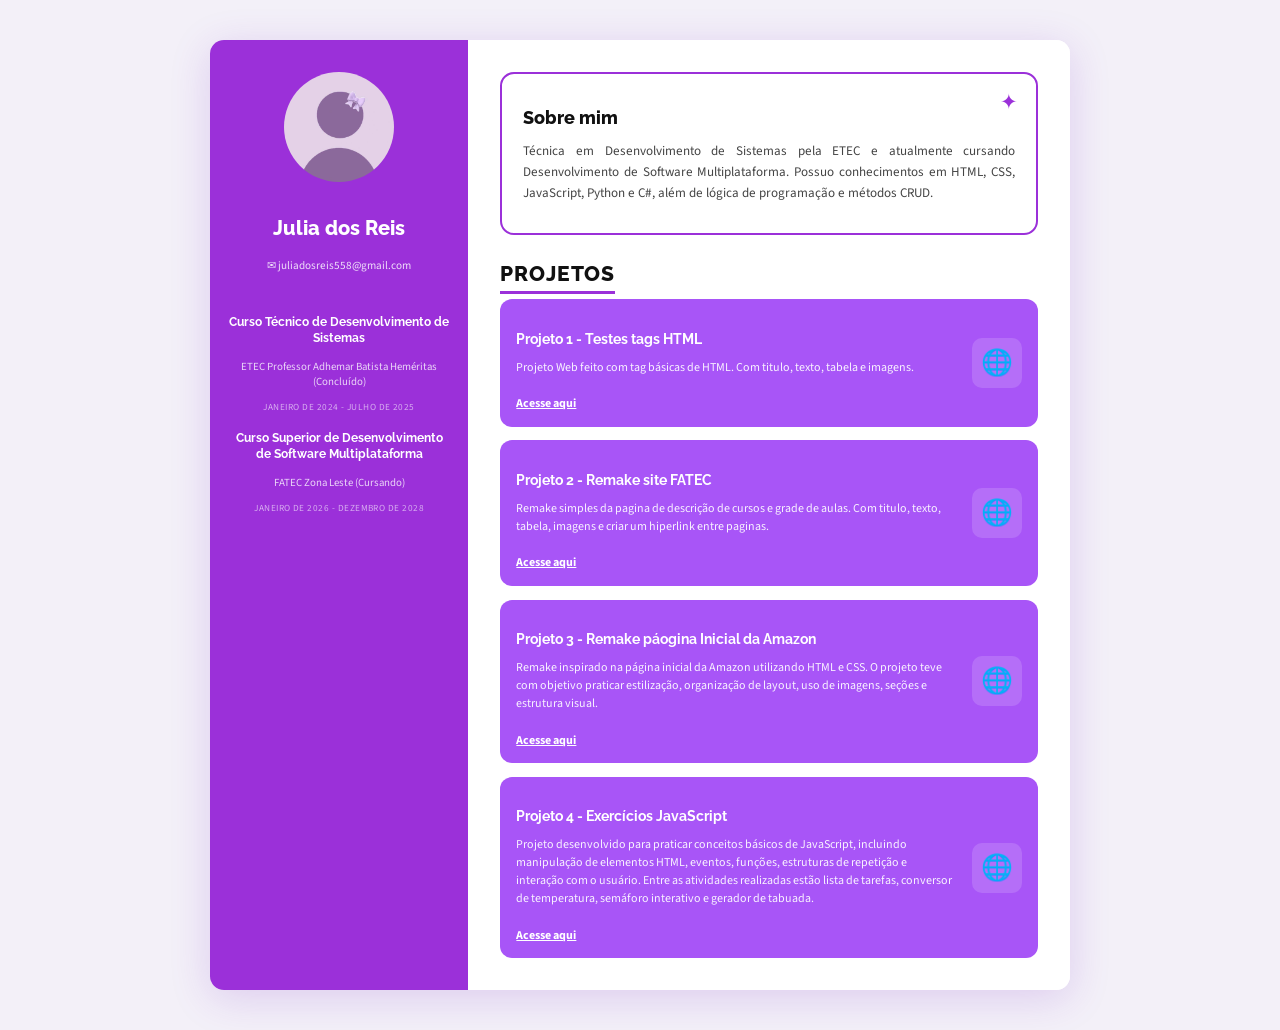
<file: index.html>
<!DOCTYPE html>
<html lang="pt-BR">
<head>
  <meta charset="UTF-8">
  <meta name="viewport" content="width=device-width, initial-scale=1.0"/>
  <title>Julia dos Reis - Portifólio</title>

  <link href="https://fonts.googleapis.com/css2?family=Raleway:wght@400;600;700;800&family=Source+Sans+3:wght@400;600&display=swap" rel="stylesheet"/>
  <link rel="stylesheet" href="css/style.css">
</head>

<body>
  <div class="curriculo-container">

    <aside class="barra-lateral">
      <div class="foto-perfil">
        <img src="img/perfil.jpg" alt="foto-perfil">
      </div>
      <h1>Julia dos Reis</h1>
      <p class="email">juliadosreis558@gmail.com</p>

      <div class="secao-lateral">
        <div class="item-formacao">
          <p class="nome-curso">Curso Técnico de Desenvolvimento de Sistemas</p>
          <p class="nome-instituicao">ETEC Professor Adhemar Batista Heméritas (Concluído)</p>
          <p class="periodo">Janeiro de 2024 - Julho de 2025</p>
        </div>

        <div class="item-formacao">
          <p class="nome-curso">Curso Superior de Desenvolvimento de Software Multiplataforma</p>
          <p class="nome-instituicao">FATEC Zona Leste (Cursando)</p>
          <p class="periodo">Janeiro de 2026 - Dezembro de 2028</p>
        </div>
      </div>
    </aside>

    <main class="conteudo-principal">

      <div class="caixa-sobre-mim">
        <h2>Sobre mim</h2>
        <span class="icone-estrela">✦</span>
        <p>
          Técnica em Desenvolvimento de Sistemas pela ETEC e atualmente cursando
           Desenvolvimento de Software Multiplataforma. Possuo conhecimentos em HTML, CSS, 
           JavaScript, Python e C#, além de lógica de programação e métodos CRUD.
        </p>
      </div>

      <div>
        <span class="titulo-projetos">Projetos</span>

        <div class="grade-projetos">
        <div class="cartao-projeto">
          <div class="informacoes-projeto">
            <h4>Projeto 1 - Testes tags HTML</h4>
            <p>Projeto Web feito com tag básicas de HTML. Com titulo, texto, tabela e imagens.</p>
            <a class="link-projeto" href="https://juliareis07.github.io/DesenvolvimentoWeb1/teste.html" target="_blank">Acesse aqui</a>
          </div>
          <div class="icone-projeto">🌐</div>
        </div>
          <div class="cartao-projeto">
            <div class="informacoes-projeto">
              <h4>Projeto 2 - Remake site FATEC</h4>
              <p>Remake simples da pagina de descrição de cursos e grade de aulas. Com titulo, texto, tabela, imagens e criar um hiperlink entre paginas.</p>
              <a class="link-projeto" href="https://juliareis07.github.io/DesenvolvimentoWeb1/inicial.html" target="_blank">Acesse aqui</a>
            </div>
            <div class="icone-projeto">🌐</div>
          </div>
        <div class="cartao-projeto">
            <div class="informacoes-projeto">
              <h4>Projeto 3 - Remake páogina Inicial da Amazon</h4>
              <p>Remake inspirado na página inicial da Amazon utilizando HTML e CSS. O projeto teve
                 com objetivo praticar estilização, organização de layout, uso de imagens, seções e estrutura visual.</p>
              <a class="link-projeto" href="https://juliareis07.github.io/DesenvolvimentoWeb1/amazon.html" target="_blank">Acesse aqui</a>
            </div>
            <div class="icone-projeto">🌐</div>
          </div>
        <div class="cartao-projeto">
            <div class="informacoes-projeto">
              <h4>Projeto 4 - Exercícios JavaScript</h4>
              <p>Projeto desenvolvido para praticar conceitos básicos de JavaScript, incluindo manipulação de elementos
                 HTML, eventos, funções, estruturas de repetição e interação com o usuário. Entre as atividades realizadas
                  estão lista de tarefas, conversor de temperatura, semáforo interativo e gerador de tabuada.</p>
              <a class="link-projeto" href="https://juliareis07.github.io/DesenvolvimentoWeb1/JavaScript.html" target="_blank">Acesse aqui</a>
            </div>
            <div class="icone-projeto">🌐</div>
        </div>

        </div>
      </div>

    </main>
  </div>
</body>
</html>
</file>
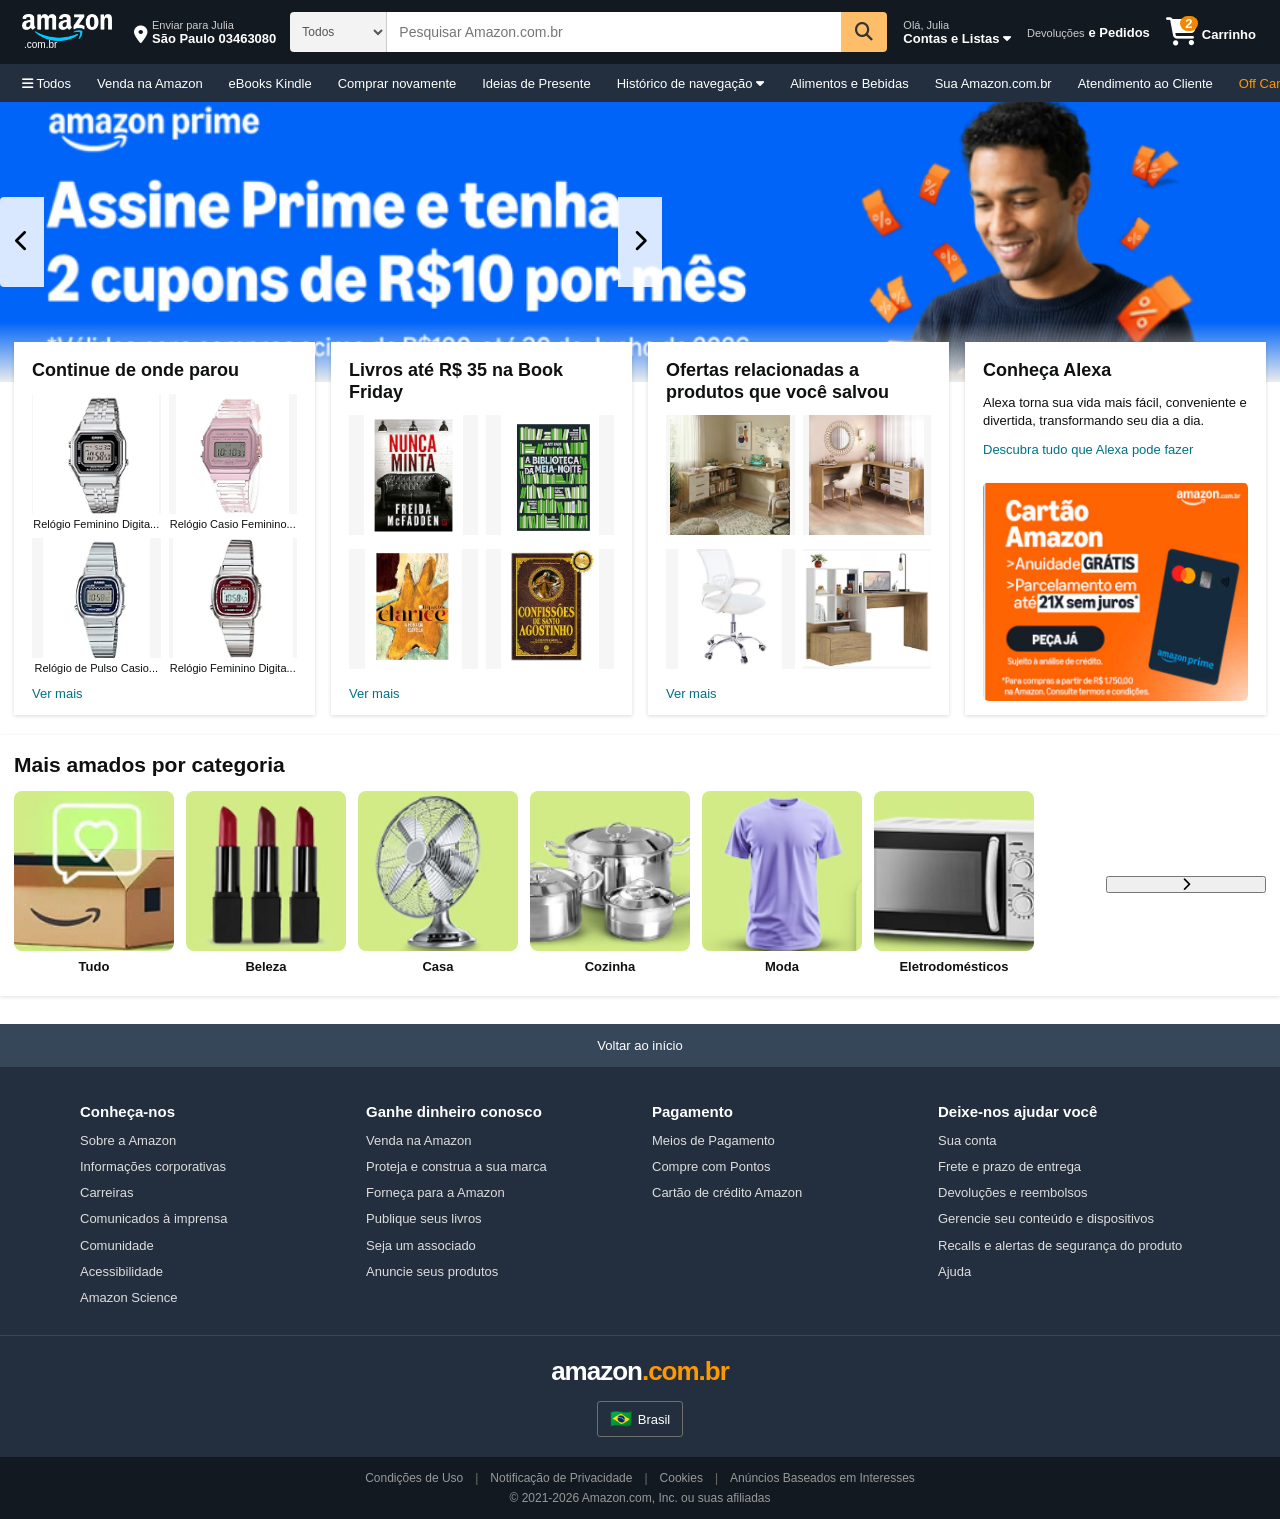
<file: amazon.html>
<!DOCTYPE html>
<html lang="pt-BR">
<head>
  <meta charset="UTF-8" />
  <meta name="viewport" content="width=device-width, initial-scale=1.0" />
  <title>Amazon.com.br | Compre com segurança</title>
  <link rel="stylesheet" href="css/amazon.css" />
  <link rel="stylesheet" href="https://cdnjs.cloudflare.com/ajax/libs/font-awesome/6.5.0/css/all.min.css" />
</head>
<body>

<header class="cabecalho">
  <div class="header-topo">
    <a href="#" class="logo">
      <img src="img/imgAmazon/logo.png" alt="Amazon" class="logo-img" />
      <span class="logo-fixo">.com.br</span>
    </a>
    <div class="cabecalho-local">
      <i class="fa-solid fa-location-dot"></i>
      <div>
        <span class="local-topo">Enviar para Julia</span>
        <span class="local-baixo">São Paulo 03463080</span>
      </div>
    </div>
    <div class="search-bar">
      <select class="search-categoria">
        <option>Todos</option>
        <option>Eletrônicos</option>
        <option>Livros</option>
        <option>Moda</option>
        <option>Casa</option>
      </select>
      <input type="text" class="search-pesquisa" placeholder="Pesquisar Amazon.com.br" />
      <button class="pesquisa-btn">
        <i class="fa-solid fa-magnifying-glass"></i>
      </button>
    </div>
    <div class="cabecalho-account">
      <span class="account-topo">Olá, Julia</span>
      <span class="account-baixo">Contas e Listas <i class="fa-solid fa-caret-down"></i></span>
    </div>
    <div class="header-dev">
      <span class="dev-topo">Devoluções</span>
      <span class="dev-baixo">e Pedidos</span>
    </div>
    <div class="cabecalho-carrinho">
      <i class="fa-solid fa-cart-shopping"></i>
      <span class="contador-carrinho">2</span>
      <span class="carrinho-nome">Carrinho</span>
    </div>
  </div>

  <nav class="nav-bar">
    <a href="#"><i class="fa-solid fa-bars"></i> Todos</a>
    <a href="#">Venda na Amazon</a>
    <a href="#">eBooks Kindle</a>
    <a href="#">Comprar novamente</a>
    <a href="#">Ideias de Presente</a>
    <a href="#">Histórico de navegação <i class="fa-solid fa-caret-down"></i></a>
    <a href="#">Alimentos e Bebidas</a>
    <a href="#">Sua Amazon.com.br</a>
    <a href="#">Atendimento ao Cliente</a>
    <a href="#" class="nav-promo">Off Campus: Amores Improváveis – Assista agora</a>
  </nav>
</header>

<section class="banner-principal">
  <button class="banner-seta esq" onclick="void(0)">
    <i class="fa-solid fa-chevron-left"></i>
  </button>
      <img src="img/imgAmazon/banner.png" alt="Amazon Prime – Assine Prime e tenha 2 cupons de R$10 por mês" class="banner-img" />
  <button class="banner-seta dir" onclick="void(0)">
    <i class="fa-solid fa-chevron-right"></i>
  </button>
</section>


<div class="cards-linha">
  <div class="card">
    <h3>Continue de onde parou</h3>
    <div class="card-grid-2x2">
      <div class="card-item">
        <img src="img/imgAmazon/card1-foto1.png" alt="Relógio Feminino Digital" />
        <p>Relógio Feminino Digita...</p>
      </div>
      <div class="card-item">
        <img src="img/imgAmazon/card1-foto2.png" alt="Relógio Casio Feminino" />
        <p>Relógio Casio Feminino...</p>
      </div>
      <div class="card-item">
        <img src="img/imgAmazon/card1-foto3.png" alt="Relógio de Pulso Casio" />
        <p>Relógio de Pulso Casio...</p>
      </div>
      <div class="card-item">
        <img src="img/imgAmazon/card1-foto4.png" alt="Relógio Feminino Digital" />
        <p>Relógio Feminino Digita...</p>
      </div>
    </div>
    <a href="#" class="card-link">Ver mais</a>
  </div>

  <div class="card">
    <h3>Livros até R$ 35 na Book Friday</h3>
    <div class="card-grid-2x2">
      <div class="card-item">
        <img src="img/imgAmazon/card2-foto1.png" alt="Nunca Minta – Freida McFadden" />
      </div>
      <div class="card-item">
        <img src="img/imgAmazon/card2-foto2.png" alt="A Biblioteca da Meia-Noite" />
      </div>
      <div class="card-item">
        <img src="img/imgAmazon/card2-foto3.png" alt="Clarice" />
      </div>
      <div class="card-item">
        <img src="img/imgAmazon/card2-foto4.png" alt="Confissões de Santo Agostinho" />
      </div>
    </div>
    <a href="#" class="card-link">Ver mais</a>
  </div>

  <div class="card">
    <h3>Ofertas relacionadas a produtos que você salvou</h3>
    <div class="card-grid-2x2">
      <div class="card-item">
        <img src="img/imgAmazon/card3-foto1.png" alt="Mesa de Escritório" />
      </div>
      <div class="card-item">
        <img src="img/imgAmazon/card3-foto2.png" alt="Mesa Escritório 2" />
      </div>
      <div class="card-item">
        <img src="img/imgAmazon/card3-foto3.png" alt="Cadeira de Escritório" />
      </div>
      <div class="card-item">
        <img src="img/imgAmazon/card3-foto4.png" alt="Mesa com estante" />
      </div>
    </div>
    <a href="#" class="card-link">Ver mais</a>
  </div>

  <div class="card card-alexa">
    <h3>Conheça Alexa</h3>
    <p>Alexa torna sua vida mais fácil, conveniente e divertida, transformando seu dia a dia.</p>
    <a href="#" class="link-blue">Descubra tudo que Alexa pode fazer</a>
    <div class="card-amazon-credit">
      <img src="img/imgAmazon/cartao.png" alt="Cartão Amazon – Anuidade GRÁTIS, Parcelamento em até 21X sem juros" />
    </div>
  </div>

</div>

<div class="category-section">
  <h2>Mais amados por categoria</h2>
  <div class="category-scroll-outer">
    <div class="category-list" id="catList">
      <div class="categoria">
        <img src="img/imgAmazon/cat1.png" alt="Tudo" />
        <span>Tudo</span>
      </div>
      <div class="categoria">
        <img src="img/imgAmazon/cat2.png" alt="Beleza" />
        <span>Beleza</span>
      </div>
      <div class="categoria">
        <img src="img/imgAmazon/cat3.png" alt="Casa" />
        <span>Casa</span>
      </div>
      <div class="categoria">
        <img src="img/imgAmazon/cat4.png" alt="Cozinha" />
        <span>Cozinha</span>
      </div>
      <div class="categoria">
        <img src="img/imgAmazon/cat5.png" alt="Moda" />
        <span>Moda</span>
      </div>
      <div class="categoria">
        <img src="img/imgAmazon/cat6.png" alt="Eletrodomésticos" />
        <span>Eletrodomésticos</span>
      </div>
    </div>
    <button class="categoria" onclick="document.getElementById('catList').scrollBy({left:200,behavior:'smooth'})">
      <i class="fa-solid fa-chevron-right"></i>
    </button>
  </div>
</div>

<div class="back-to-top" onclick="window.scrollTo({top:0,behavior:'smooth'})">
  Voltar ao início
</div>

<footer>
  <div class="footer-main">
    <div class="footer-columns">

      <div class="footer-col">
        <h4>Conheça-nos</h4>
        <ul>
          <li><a href="#">Sobre a Amazon</a></li>
          <li><a href="#">Informações corporativas</a></li>
          <li><a href="#">Carreiras</a></li>
          <li><a href="#">Comunicados à imprensa</a></li>
          <li><a href="#">Comunidade</a></li>
          <li><a href="#">Acessibilidade</a></li>
          <li><a href="#">Amazon Science</a></li>
        </ul>
      </div>

      <div class="footer-col">
        <h4>Ganhe dinheiro conosco</h4>
        <ul>
          <li><a href="#">Venda na Amazon</a></li>
          <li><a href="#">Proteja e construa a sua marca</a></li>
          <li><a href="#">Forneça para a Amazon</a></li>
          <li><a href="#">Publique seus livros</a></li>
          <li><a href="#">Seja um associado</a></li>
          <li><a href="#">Anuncie seus produtos</a></li>
        </ul>
      </div>

      <div class="footer-col">
        <h4>Pagamento</h4>
        <ul>
          <li><a href="#">Meios de Pagamento</a></li>
          <li><a href="#">Compre com Pontos</a></li>
          <li><a href="#">Cartão de crédito Amazon</a></li>
        </ul>
      </div>

      <div class="footer-col">
        <h4>Deixe-nos ajudar você</h4>
        <ul>
          <li><a href="#">Sua conta</a></li>
          <li><a href="#">Frete e prazo de entrega</a></li>
          <li><a href="#">Devoluções e reembolsos</a></li>
          <li><a href="#">Gerencie seu conteúdo e dispositivos</a></li>
          <li><a href="#">Recalls e alertas de segurança do produto</a></li>
          <li><a href="#">Ajuda</a></li>
        </ul>
      </div>

    </div>
  </div>

  <div class="footer-logo-bar">
    <div class="amazon-logo-white">amazon<span>.com.br</span></div>
    <button class="brazil-btn">
      <span class="flag">🇧🇷</span> Brasil
    </button>
  </div>

  <div class="footer-bottom">
    <div class="footer-bottom-links">
      <a href="#">Condições de Uso</a>
      <span>|</span>
      <a href="#">Notificação de Privacidade</a>
      <span>|</span>
      <a href="#">Cookies</a>
      <span>|</span>
      <a href="#">Anúncios Baseados em Interesses</a>
    </div>
    <p>© 2021-2026 Amazon.com, Inc. ou suas afiliadas</p>
  </div>
</footer>

</body>
</html>
</file>
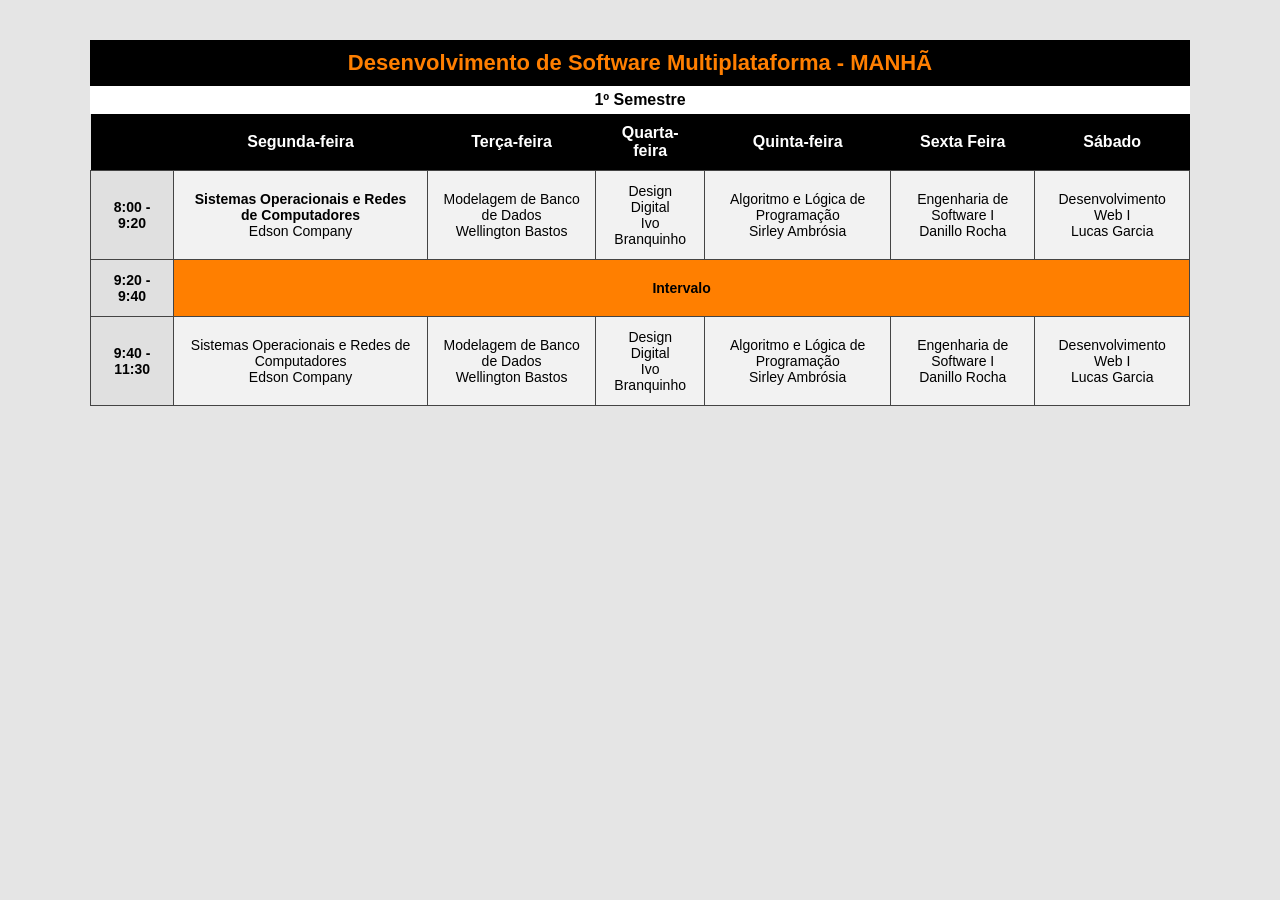
<file: horario.html>
<!DOCTYPE html>
<html lang="pt-br">
    <head>
        <meta charset="UTF-8">
        <link rel="stylesheet" href="css/horario.css">
        <title>Grade DSM</title>
    </head>

    <body>
        <div class="container">
            <div class="titulo">
            Desenvolvimento de Software Multiplataforma - MANHÃ
            </div>

            <div class="subtitulo">
            1º Semestre
            </div>

            <table>
                <tr>
                    <th></th>
                    <th>Segunda-feira</th>
                    <th>Terça-feira</th>
                    <th>Quarta-feira</th>
                    <th>Quinta-feira</th>
                    <th>Sexta Feira</th>
                    <th>Sábado</th>
                </tr>
                <tr>
                    <td class="horario">8:00 - 9:20</td>
                        <td><b>Sistemas Operacionais e Redes de Computadores</b><br>Edson Company</td>
                        <td>Modelagem de Banco de Dados<br>Wellington Bastos</td>
                        <td>Design Digital<br>Ivo Branquinho</td>
                        <td>Algoritmo e Lógica de Programação<br>Sirley Ambrósia</td>
                        <td>Engenharia de Software I<br>Danillo Rocha</td>
                        <td>Desenvolvimento Web I<br>Lucas Garcia</td>
                </tr>

                <tr>
                    <td class="horario">9:20 - 9:40</td>
                        <td colspan="6" style="background:#ff7f00; font-weight:bold;">
                        Intervalo
                        </td>
                </tr>

                <tr>
                    <td class="horario">9:40 - 11:30</td>
                        <td>Sistemas Operacionais e Redes de Computadores<br>Edson Company</td>
                        <td>Modelagem de Banco de Dados<br>Wellington Bastos</td>
                        <td>Design Digital<br>Ivo Branquinho</td>
                        <td>Algoritmo e Lógica de Programação<br>Sirley Ambrósia</td>
                        <td>Engenharia de Software I<br>Danillo Rocha</td>
                        <td>Desenvolvimento Web I<br>Lucas Garcia</td>
                </tr>
                </table>
        </div>

    </body>
</html>
</file>
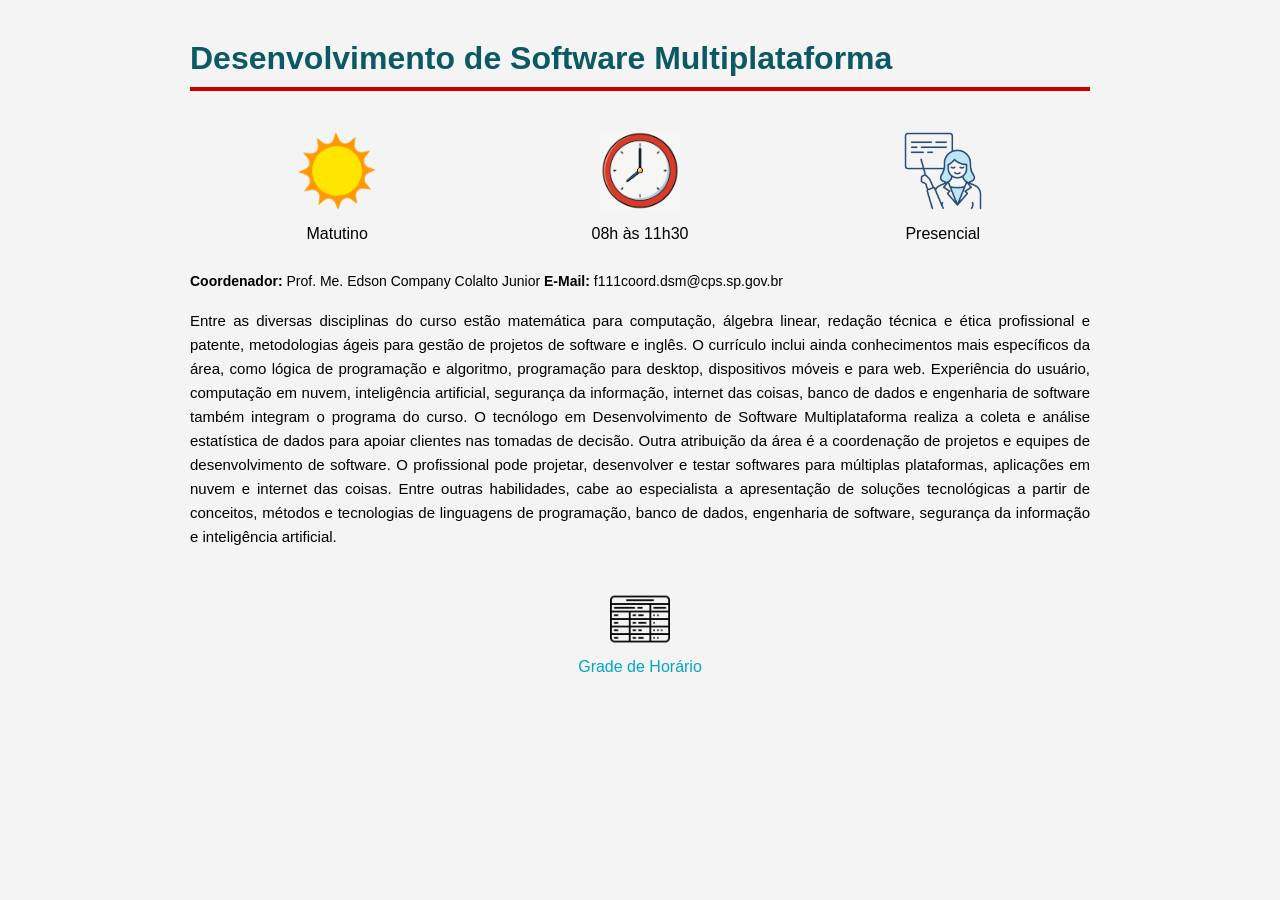
<file: inicial.html>
<!DOCTYPE html>
<html lang="pt-br">
    <head>
        <meta charset="UTF-8">
        <link rel="stylesheet" href="css/inicial.css">
        <title>Desenvolvimento de Software Multiplataforma</title>
    </head>

    <body>
    <div class="container">
        <h1>Desenvolvimento de Software Multiplataforma</h1>

    <div class="linha"></div>

    <div class="info">
        <div>
            <img src="img/imgFatec/sol.png">
            <p>Matutino</p>
        </div>
        <div>
            <img src="img/imgFatec/relogio.png">
            <p>08h às 11h30</p>
        </div>
        <div>
            <img src="img/imgFatec/icone.png">
            <p>Presencial</p>
        </div>
    </div>

    <p class="coordenador">
        <strong>Coordenador:</strong> Prof. Me. Edson Company Colalto Junior
        <strong>E-Mail:</strong> f111coord.dsm@cps.sp.gov.br
    </p>

    <p class="descricao">
             Entre as diversas disciplinas do curso estão matemática para computação, álgebra linear, redação técnica e ética profissional e 
        patente, metodologias ágeis para gestão de projetos de software e inglês. O currículo inclui ainda conhecimentos mais específicos 
        da área, como lógica de programação e algoritmo, programação para desktop, dispositivos móveis e para web. Experiência do usuário, 
        computação em nuvem, inteligência artificial, segurança da informação, internet das coisas, banco de dados e engenharia de software 
        também integram o programa do curso. O tecnólogo em Desenvolvimento de Software Multiplataforma realiza a coleta e análise estatística 
        de dados para apoiar clientes nas tomadas de decisão. Outra atribuição da área é a coordenação de projetos e equipes de desenvolvimento 
        de software. O profissional pode projetar, desenvolver e testar softwares para múltiplas plataformas, aplicações em nuvem e internet das 
        coisas. Entre outras habilidades, cabe ao especialista a apresentação de soluções tecnológicas a partir de conceitos, métodos e tecnologias 
        de linguagens de programação, banco de dados, engenharia de software, segurança da informação e inteligência artificial.
    </p>

    <div class="horarios">
        <div class="horario">
            <a href="https://juliareis07.github.io/DesenvolvimentoWeb1/horario.html">
                <img src="img/imgFatec/tabela.png" alt="Horário">
            </a>
            <p>Grade de Horário</p>
        </div>
    </div>
    </div>

    </body>
</html>
</file>
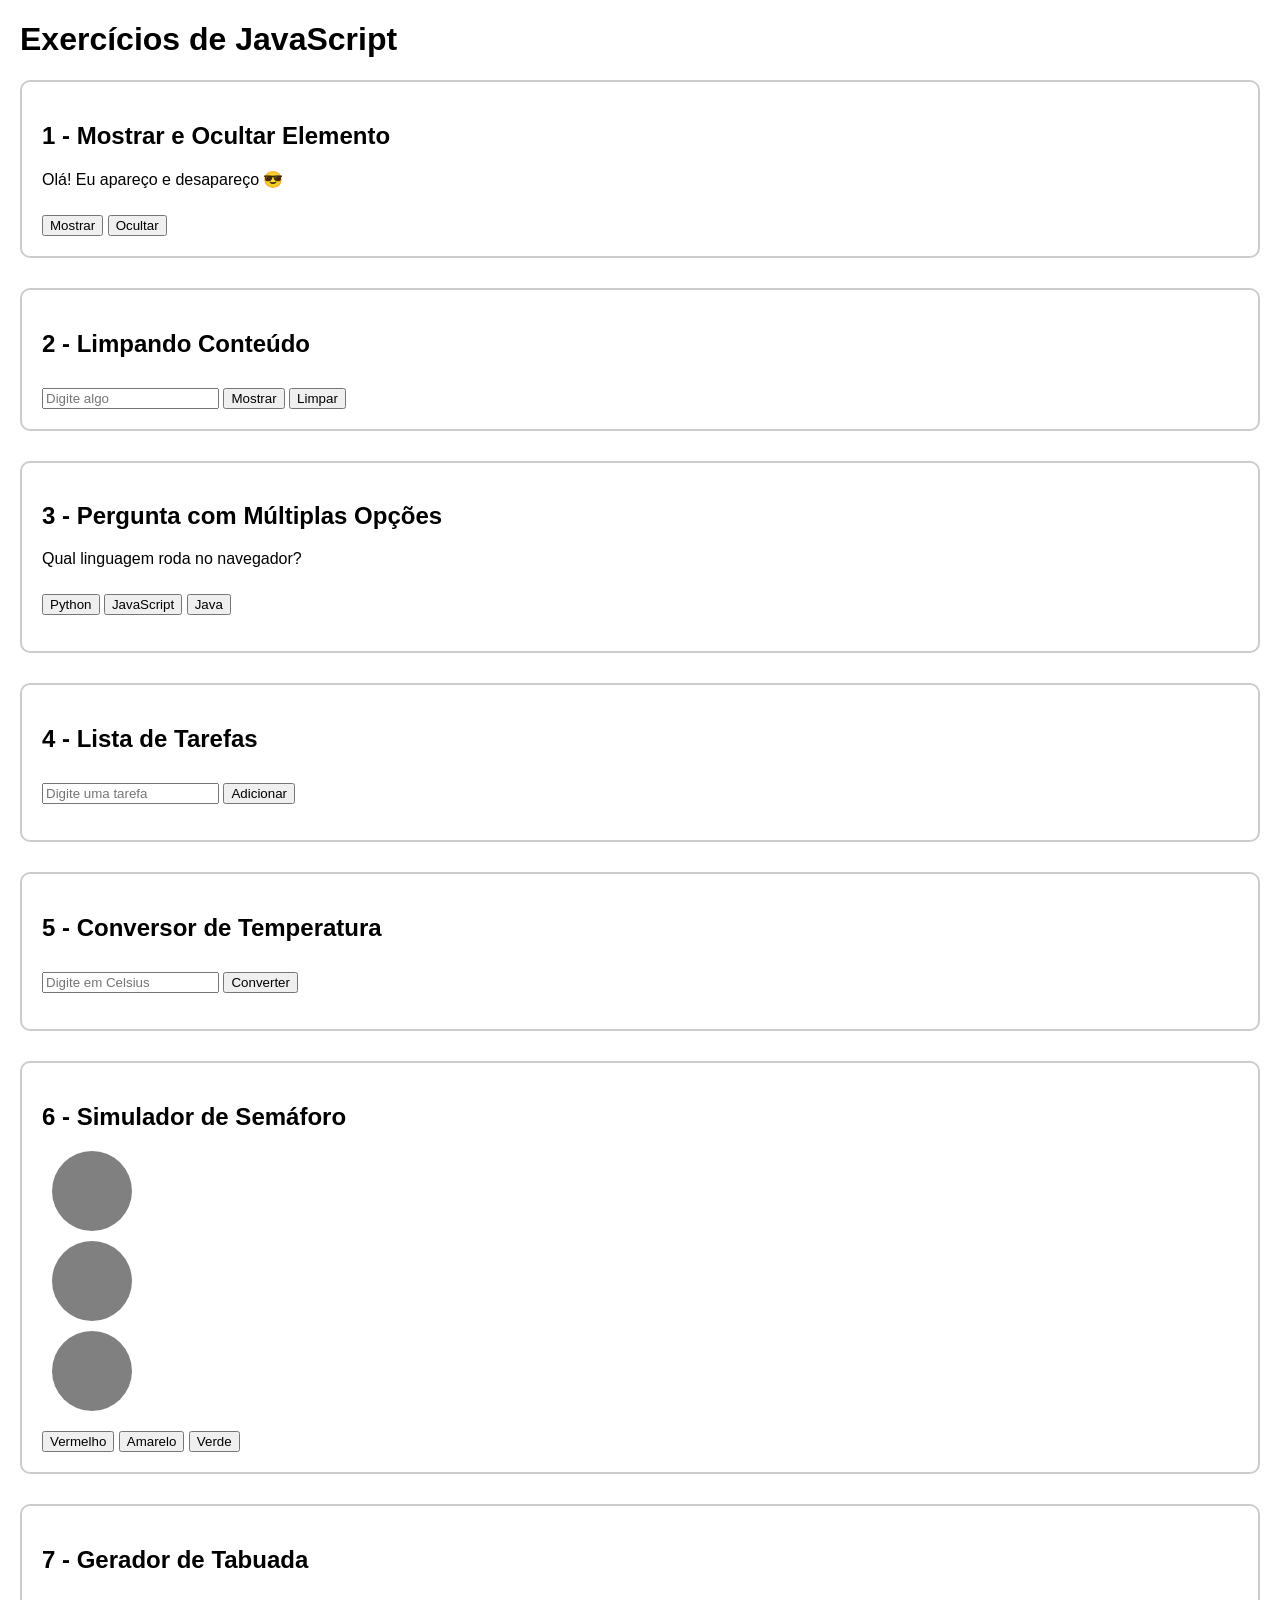
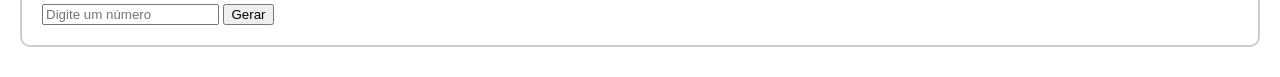
<file: JavaScript.html>
<!DOCTYPE html>
<html lang="pt-br">
<head>
    <meta charset="UTF-8">
    <meta name="viewport" content="width=device-width, initial-scale=1.0">
    <title>Exercícios JavaScript</title>

    <style>
        body{
            font-family: Arial;
            margin: 20px;
        }

        section{
            border: 2px solid #ccc;
            padding: 20px;
            margin-bottom: 30px;
            border-radius: 10px;
        }
        button{
            margin-top: 10px;
        }
        .circulo{
            width: 80px;
            height: 80px;
            background-color: gray;
            border-radius: 50%;
            margin: 10px;
        }
    </style>
</head>

<body>

    <h1>Exercícios de JavaScript</h1>

    <!-- ex1 -->
    <section>
        <h2>1 - Mostrar e Ocultar Elemento</h2>
        <p id="texto">
            Olá! Eu apareço e desapareço 😎
        </p>
        <button onclick="mostrar()">Mostrar</button>
        <button onclick="ocultar()">Ocultar</button>
    </section>

    <!-- ex2 -->
    <section>
        <h2>2 - Limpando Conteúdo</h2>
        <input type="text" id="caixaTexto" placeholder="Digite algo">
        <button onclick="mostrarTexto()">Mostrar</button>
        <button onclick="limparTexto()">Limpar</button>
        <div id="resultadoTexto"></div>
    </section>

    <!-- ex3 -->
    <section>
        <h2>3 - Pergunta com Múltiplas Opções</h2>
        <p>Qual linguagem roda no navegador?</p>
        <button onclick="errada()">Python</button>
        <button onclick="correta()">JavaScript</button>
        <button onclick="errada()">Java</button>
        <p id="mensagem"></p>
    </section>

    <!-- ex4 -->
    <section>
        <h2>4 - Lista de Tarefas</h2>
        <input type="text" id="tarefa" placeholder="Digite uma tarefa">
        <button onclick="adicionarTarefa()">Adicionar</button>
        <ul id="lista"></ul>
    </section>

    <!-- ex5 -->
    <section>
        <h2>5 - Conversor de Temperatura</h2>
        <input type="number" id="celsius" placeholder="Digite em Celsius">
        <button onclick="converter()">Converter</button>
        <p id="resultadoTemperatura"></p>
    </section>

    <!-- ex6 -->
    <section>
        <h2>6 - Simulador de Semáforo</h2>
        <div id="vermelho" class="circulo"></div>
        <div id="amarelo" class="circulo"></div>
        <div id="verde" class="circulo"></div>

        <button onclick="acenderVermelho()">Vermelho</button>
        <button onclick="acenderAmarelo()">Amarelo</button>
        <button onclick="acenderVerde()">Verde</button>
    </section>

    <!-- ex7 -->
    <section>
        <h2>7 - Gerador de Tabuada</h2>
        <input type="number" id="numero" placeholder="Digite um número">
        <button onclick="gerarTabuada()">Gerar</button>
        <div id="resultadoTabuada"></div>
    </section>

    <script>
        // EXERCÍCIO 1
        function mostrar(){
            document.getElementById("texto").style.display = "block"; // usando display para esconder e mostrar
        }
        function ocultar(){
            document.getElementById("texto").style.display = "none";
        }

        // EXERCÍCIO 2
        function mostrarTexto(){
            let texto = document.getElementById("caixaTexto").value;

            // alert(texto); // teste usando alert
            // document.getElementById("resultadoTexto").textContent = texto; // usar textContent tambem
            document.getElementById("resultadoTexto").innerHTML = texto;
        }
        function limparTexto(){
            document.getElementById("resultadoTexto").innerHTML = "";
        }

        // EXERCÍCIO 3
        function correta(){
            document.getElementById("mensagem").innerHTML = "Resposta correta! 🎉";
        }
        function errada(){
            document.getElementById("mensagem").innerHTML = "Resposta errada 😢";
        }

        // EXERCÍCIO 4
        function adicionarTarefa(){
            let tarefa = document.getElementById("tarefa").value;
            //document.getElementById("lista").innerHTML += tarefa;
            let item = document.createElement("li");
            item.innerHTML = tarefa;
            document.getElementById("lista").appendChild(item);
            document.getElementById("tarefa").value = "";
            // if(tarefa == ""){
            //     alert("Digite uma tarefa");
            // }
        }


        // EXERCÍCIO 5
        function converter(){
            let celsius = document.getElementById("celsius").value;
            // fórmula usada para converter
            let fahrenheit = (celsius * 9/5) + 32;
            document.getElementById("resultadoTemperatura").innerHTML =
            "Temperatura em Fahrenheit: " + fahrenheit;
        }


        // Ex 6
        function apagarTodos(){
            document.getElementById("vermelho").style.backgroundColor = "gray";
            document.getElementById("amarelo").style.backgroundColor = "gray";
            document.getElementById("verde").style.backgroundColor = "gray";
        }
        function acenderVermelho(){
            apagarTodos();
            document.getElementById("vermelho").style.backgroundColor = "red";
        }
        function acenderAmarelo(){
            apagarTodos();
            document.getElementById("amarelo").style.backgroundColor = "yellow";
        }
        function acenderVerde(){
            apagarTodos();
            document.getElementById("verde").style.backgroundColor = "green";
        }

        // EXERCÍCIO 7

        function gerarTabuada(){
            let numero = document.getElementById("numero").value;
            // for(let i = 1; i <= 20; i++)
            let resultado = "";
            for(let i = 1; i <= 10; i++){
                resultado += numero + " x " + i + " = " + (numero * i) + "<br>";
            }
            document.getElementById("resultadoTabuada").innerHTML = resultado;
            /*
            let tabuada = [];

            for(let i = 1; i <= 10; i++){
                tabuada.push(numero * i);
            }
            */
        }

    </script>

</body>
</html>
</file>
<file: css/style.css>
:root {
      --roxo: #9b30d9;
      --roxo-escuro: #7a1bbf;
      --roxo-claro: #c084fc;
      --roxo-card: #a855f7;
      --branco: #ffffff;
      --preto: #111111;
      --cinza: #444;
      --borda-arredondada: 14px;
    }
 
    body {
      font-family: 'Source Sans 3', sans-serif;
      background: #f3f0f8;
      min-height: 100vh;
      display: flex;
      align-items: center;
      justify-content: center;
      padding: 2rem;
    }
 
    .curriculo-container {
      display: flex;
      width: 860px;
      min-height: 560px;
      border-radius: var(--borda-arredondada);
      overflow: hidden;
      box-shadow: 0 8px 40px rgba(120, 40, 200, 0.18);
      background: var(--branco);
    }
 
    .barra-lateral {
      width: 220px;
      flex-shrink: 0;
      background: var(--roxo);
      display: flex;
      flex-direction: column;
      align-items: center;
      padding: 2rem 1.2rem 2rem;
      color: var(--branco);
    }
 
    .foto-perfil {
    width: 110px;
    height: 110px;
    border-radius: 50%;
    background: rgba(255,255,255,0.85);
    margin-bottom: 1.1rem;
    flex-shrink: 0;
    overflow: hidden;
    }

    .foto-perfil img {
    width: 100%;
    height: 100%;
    object-fit: cover; 
    display: block;
    }
 
    .barra-lateral h1 {
      font-family: 'Raleway', sans-serif;
      font-size: 1.25rem;
      font-weight: 800;
      text-align: center;
      line-height: 1.2;
      margin-bottom: 0.4rem;
    }
 
    .email {
      font-size: 0.7rem;
      color: rgba(255,255,255,0.85);
      text-align: center;
      word-break: break-all;
      margin-bottom: 1.8rem;
    }
 
    .email::before {
      content: "✉ ";
    }
 
    .secao-lateral {
      width: 100%;
      margin-bottom: 1.2rem;
    }
 
    .item-formacao {
      margin-bottom: 1rem;
    }
 
    .nome-curso {
      font-family: 'Raleway', sans-serif;
      font-weight: 700;
      font-size: 0.78rem;
      line-height: 1.3;
      text-align: center;
    }
 
    .nome-instituicao {
      font-size: 0.68rem;
      color: rgba(255,255,255,0.8);
      text-align: center;
      margin-top: 0.1rem;
    }
 
    .periodo {
      font-size: 0.58rem;
      color: rgba(255,255,255,0.6);
      text-align: center;
      text-transform: uppercase;
      letter-spacing: 0.05em;
      margin-top: 0.1rem;
    }
 
    .conteudo-principal {
      flex: 1;
      padding: 2rem;
      background: var(--branco);
      display: flex;
      flex-direction: column;
      gap: 1.6rem;
    }
 
    .caixa-sobre-mim {
      border: 2.5px solid var(--roxo);
      border-radius: var(--borda-arredondada);
      padding: 1.1rem 1.3rem 1rem;
      position: relative;
    }
 
    .caixa-sobre-mim h2 {
      font-family: 'Raleway', sans-serif;
      font-weight: 800;
      font-size: 1.15rem;
      color: var(--preto);
      margin-bottom: 0.5rem;
    }
 
    .icone-estrela {
      position: absolute;
      top: 0.9rem;
      right: 1.1rem;
      font-size: 1.3rem;
      color: var(--roxo);
    }
 
    .caixa-sobre-mim p {
      font-size: 0.82rem;
      color: var(--cinza);
      line-height: 1.6;
      text-align: justify;
    }
 
    .titulo-projetos {
      font-family: 'Raleway', sans-serif;
      font-weight: 800;
      font-size: 1.3rem;
      color: var(--preto);
      letter-spacing: 0.04em;
      text-transform: uppercase;
      border-bottom: 3px solid var(--roxo);
      padding-bottom: 0.35rem;
      display: inline-block;
    }
 
    .grade-projetos {
      display: flex;
      flex-direction: column;
      gap: 0.85rem;
      margin-top: 0.3rem;
    }
 
    .cartao-projeto {
      background: var(--roxo-card);
      border-radius: 12px;
      padding: 0.85rem 1rem;
      display: flex;
      align-items: center;
      gap: 1rem;
      color: var(--branco);
      transition: background 0.2s;
    }
 
 
    .informacoes-projeto {
      flex: 1;
    }
 
    .informacoes-projeto h4 {
      font-family: 'Raleway', sans-serif;
      font-weight: 700;
      font-size: 0.85rem;
      margin-bottom: 0.25rem;
    }
 
    .informacoes-projeto p {
      font-size: 0.75rem;
      line-height: 1.5;
      color: rgba(255,255,255,0.92);
    }

    .link-projeto {
        display: inline-block;
        margin-top: 0.4rem;
        color: var(--branco);
        font-size: 0.75rem;
        font-weight: 700;
        text-decoration: underline;
        }
        
    .icone-projeto {
      width: 50px;
      height: 50px;
      flex-shrink: 0;
      background: rgba(255,255,255,0.15);
      border-radius: 10px;
      display: flex;
      align-items: center;
      justify-content: center;
      font-size: 1.6rem;
    }
</file>
<file: css/amazon.css>
*, *::before, *::after { box-sizing: border-box; margin: 0; padding: 0; }

body {
  font-family: "Amazon Ember", Arial, sans-serif;
  font-size: 14px;
  color: #0f1111;
  background: #fff;
}

a { text-decoration: none; color: inherit; }
img { display: block; max-width: 100%; }


.cabecalho { background: #131921; color: #fff; position: sticky; top: 0; z-index: 100; }

.header-topo {
  display: flex;
  align-items: center;
  gap: 6px;
  padding: 8px 14px;
  min-height: 60px;
}

.logo {
  display: flex;
  flex-direction: column;
  align-items: flex-start;
  border: 2px solid transparent;
  padding: 4px 6px;
  border-radius: 3px;
  flex-shrink: 0;
}
.logo:hover { border-color: #fff; }

.logo-img {
  width: 90px;
  height: auto;
  filter: invert(1) brightness(2);
  background: transparent;
}

.logo-fixo {
  font-size: 10px;
  color: #fff;
  margin-top: -2px;
  margin-left: 2px;
}

.cabecalho-local {
  display: flex;
  align-items: flex-end;
  gap: 4px;
  padding: 4px 6px;
  border: 2px solid transparent;
  border-radius: 3px;
  cursor: pointer;
  white-space: nowrap;
}
.cabecalho-local:hover { border-color: #fff; }
.cabecalho-local i { font-size: 18px; margin-bottom: 2px; }
.cabecalho-local div { display: flex; flex-direction: column; }
.local-topo { font-size: 11px; color: #ccc; }
.local-baixo { font-size: 13px; font-weight: 700; }

.search-bar {
  display: flex;
  flex: 1;
  height: 40px;
  border-radius: 4px;
  overflow: hidden;
}
.search-categoria {
  background: #f3f3f3;
  border: none;
  padding: 0 8px;
  font-size: 12px;
  color: #555;
  border-right: 1px solid #cdcdcd;
  cursor: pointer;
  flex-shrink: 0;
}
.search-pesquisa {
  flex: 1;
  border: none;
  padding: 0 12px;
  font-size: 14px;
  outline: none;
  color: #0f1111;
}
.pesquisa-btn {
  background: #febd69;
  border: none;
  padding: 0 14px;
  cursor: pointer;
  font-size: 18px;
  color: #333;
  transition: background 0.15s;
}
.search-btn:hover { background: #f3a847; }

.cabecalho-account,
.cabecalho-dev {
  display: flex;
  flex-direction: column;
  padding: 4px 8px;
  border: 2px solid transparent;
  border-radius: 3px;
  cursor: pointer;
  white-space: nowrap;
  flex-shrink: 0;
}
.cabecalho-account:hover,
.cabecalho-dev:hover { border-color: #fff; }

.account-topo,
.dev-topo { font-size: 11px; color: #ccc; }
.account-baixo,
.dev-baixo { font-size: 13px; font-weight: 700; }

.cabecalho-carrinho {
  display: flex;
  align-items: flex-end;
  gap: 4px;
  padding: 4px 8px;
  border: 2px solid transparent;
  border-radius: 3px;
  cursor: pointer;
  position: relative;
  flex-shrink: 0;
}
.cabecalho-carrinho:hover { border-color: #fff; }
.cabecalho-carrinho i { font-size: 28px; }
.contador-carrinho {
  position: absolute;
  top: 2px;
  left: 22px;
  background: #f08804;
  color: #fff;
  font-size: 13px;
  font-weight: 700;
  min-width: 18px;
  text-align: center;
  border-radius: 10px;
  padding: 0 3px;
}
.carrinho-nome { font-size: 13px; font-weight: 700; margin-bottom: 4px; }

.nav-bar {
  background: #232f3e;
  display: flex;
  align-items: center;
  padding: 0 10px;
  height: 38px;
  gap: 2px;
  overflow: hidden;
}
.nav-bar a {
  color: #fff;
  font-size: 13px;
  padding: 8px 10px;
  white-space: nowrap;
  border: 2px solid transparent;
  border-radius: 3px;
}
.nav-bar a:hover { border-color: #fff; }
.nav-bar .nav-promo { color: #ff9900; }


.banner-principal {
  position: relative;
  overflow: hidden;
  max-height: 280px;
  background: #232f3e;
  display: flex;
  align-items: center;
  justify-content: center;
}
.banner-principal::after {
  content: "";
  position: absolute;
  bottom: 0; left: 0; right: 0;
  height: 60px;
  background: linear-gradient(to bottom, transparent, #eaeded);
  pointer-events: none;
}
.banner-img {
  width: 100%;
  object-fit: cover;
  object-position: center top;
}
.banner-seta {
  position: absolute;
  top: 50%;
  transform: translateY(-50%);
  background: rgba(255,255,255,0.85);
  border: none;
  width: 44px;
  height: 90px;
  font-size: 22px;
  cursor: pointer;
  z-index: 5;
  transition: background 0.15s;
}
.banner-seta:hover { background: rgba(255,255,255,1); }
.banner-seta.esq { left: 0; border-radius: 0 4px 4px 0; }
.banner-seta.esq { right: 0; border-radius: 4px 0 0 4px; }


.conteudo-pagina {
  max-width: 1500px;
  margin: 0 auto;
  padding: 0 14px;
}

.cards-linha {
  display: grid;
  grid-template-columns: repeat(4, 1fr);
  gap: 16px;
  margin-top: -40px; 
  padding: 0 14px;
  max-width: 1500px;
  margin-left: auto;
  margin-right: auto;
  position: relative;
  z-index: 10;
}

.card {
  background: #fff;
  padding: 18px 18px 14px;
  box-shadow: 0 1px 4px rgba(0,0,0,.15);
  display: flex;
  flex-direction: column;
  gap: 12px;
}

.card h3 {
  font-size: 18px;
  font-weight: 700;
  color: #0f1111;
  line-height: 1.2;
}

.card-grid-2x2 {
  display: grid;
  grid-template-columns: 1fr 1fr;
  grid-template-rows: 1fr 1fr;
  gap: 8px;
  flex: 1;
}

.card-item {
  display: flex;
  flex-direction: column;
  align-items: center;
  gap: 4px;
}

.card-item img {
  width: 100%;
  height: 120px;
  object-fit: contain;
  background: #f6f6f6;
}

.card-item p {
  font-size: 11px;
  color: #0f1111;
  text-align: center;
}

.card-link {
  font-size: 13px;
  color: #007185;
  cursor: pointer;
  margin-top: auto;
}
.card-link:hover { color: #c7511f; text-decoration: underline; }

.card-alexa p {
  font-size: 13px;
  color: #0f1111;
  line-height: 1.4;
}
.link-blue {
  color: #007185;
  font-size: 13px;
}
.link-blue:hover { color: #c7511f; text-decoration: underline; }

.card-amazon-credit {
  margin-top: auto;
}
.card-amazon-credit img {
  width: 100%;
  border-radius: 6px;
  cursor: pointer;
}

.category-section {
  max-width: 1500px;
  margin: 20px auto 0;
  padding: 18px 14px;
  background: #fff;
  box-shadow: 0 1px 4px rgba(0,0,0,.12);
}

.category-section h2 {
  font-size: 21px;
  font-weight: 700;
  margin-bottom: 14px;
}

.category-scroll-outer {
  position: relative;
  display: flex;
  align-items: center;
}

.category-list {
  display: flex;
  gap: 12px;
  overflow-x: auto;
  scroll-behavior: smooth;
  scrollbar-width: none;
  padding-bottom: 4px;
  flex: 1;
}
.category-list::-webkit-scrollbar { display: none; }

.categoria {
  display: flex;
  flex-direction: column;
  align-items: center;
  gap: 8px;
  cursor: pointer;
  flex-shrink: 0;
  width: 160px;
}

.categoria img {
  width: 160px;
  height: 160px;
  object-fit: cover;
  border-radius: 8px;
}

.categoria span {
  font-size: 13px;
  font-weight: 600;
  text-align: center;
}

.categoriabtn {
  background: rgba(255,255,255,0.92);
  border: 1px solid #ccc;
  width: 36px;
  height: 160px;
  font-size: 18px;
  cursor: pointer;
  position: absolute;
  right: -10px;
  top: 0;
  z-index: 5;
  border-radius: 4px;
}
.categoriabtn:hover { background: #f0f0f0; }


.back-to-top {
  background: #37475a;
  color: #fff;
  text-align: center;
  padding: 14px;
  font-size: 13px;
  cursor: pointer;
  margin-top: 28px;
}
.back-to-top:hover { background: #485769; }

.footer-main {
  background: #232f3e;
  color: #fff;
  padding: 36px 0 28px;
}

.footer-columns {
  display: grid;
  grid-template-columns: repeat(4, 1fr);
  gap: 24px;
  max-width: 1200px;
  margin: 0 auto;
  padding: 0 40px;
}

.footer-col h4 {
  font-size: 15px;
  font-weight: 700;
  margin-bottom: 12px;
}

.footer-col ul {
  list-style: none;
  display: flex;
  flex-direction: column;
  gap: 8px;
}

.footer-col ul li a {
  font-size: 13px;
  color: #ddd;
  line-height: 1.4;
}
.footer-col ul li a:hover { text-decoration: underline; }

.footer-logo-bar {
  background: #232f3e;
  border-top: 1px solid #3a4553;
  padding: 20px 0;
  display: flex;
  flex-direction: column;
  align-items: center;
  gap: 14px;
}

.footer-logo-bar .amazon-logo-white {
  font-family: Arial, sans-serif;
  font-size: 26px;
  font-weight: 700;
  color: #fff;
  letter-spacing: -1px;
}
.footer-logo-bar .amazon-logo-white span { color: #ff9900; }

.brazil-btn {
  display: flex;
  align-items: center;
  gap: 6px;
  border: 1px solid #6f6f6f;
  border-radius: 3px;
  padding: 6px 12px;
  font-size: 13px;
  color: #fff;
  cursor: pointer;
  background: transparent;
}
.brazil-btn:hover { border-color: #fff; }
.brazil-btn .flag { font-size: 18px; }

.footer-bottom {
  background: #131921;
  padding: 14px;
  text-align: center;
  font-size: 12px;
  color: #999;
  display: flex;
  flex-direction: column;
  gap: 6px;
}

.footer-bottom-links {
  display: flex;
  justify-content: center;
  flex-wrap: wrap;
  gap: 12px;
}

.footer-bottom-links a {
  color: #999;
  font-size: 12px;
}
.footer-bottom-links a:hover { text-decoration: underline; }

.footer-bottom-links span { color: #6f6f6f; }
</file>
<file: css/horario.css>
body{
    font-family: Arial, Helvetica, sans-serif;
    background:#e5e5e5;
}

/* container central */
.container{
    width:1100px;
    margin:40px auto;
}

/* título principal */
.titulo{
    background:black;
    color:#ff7f00;
    text-align:center;
    font-size:22px;
    font-weight:bold;
    padding:10px;
}

/* subtítulo */
.subtitulo{
    background:white;
    text-align:center;
    padding:5px;
    font-weight:bold;
}

/* tabela */
table{
    width:100%;
    border-collapse:collapse;
}

/* cabeçalho dos dias */
th{
    background:black;
    color:white;
    padding:10px;
}

/* células */
td{
    border:1px solid #444;
    padding:12px;
    text-align:center;
    background:#f2f2f2;
    font-size:14px;
}

/* coluna do horário */
.horario{
    background:#e0e0e0;
    font-weight:bold;
}
</file>
<file: css/inicial.css>
/* Reset básico */
*{
    margin:0;
    padding:0;
    box-sizing:border-box;
    font-family: Arial, Helvetica, sans-serif;
}

/* Fundo da página */
body{
    background:#f4f4f4;
}

/* Container central */
.container{
    width:900px;
    margin:40px auto;
}

/* Título */
h1{
    color:#0b5963;
    font-size:32px;
    margin-bottom:10px;
}

/* Linha vermelha */
.linha{
    height:4px;
    background:#c70000;
    width:100%;
    margin-bottom:40px;
}

/* Área dos ícones */
.info{
    display:flex;
    justify-content:space-around;
    text-align:center;
    margin-bottom:30px;
}

/* Ícones */
.info img{
    width:80px;
    margin-bottom:10px;
}

/* Texto coordenador */
.coordenador{
    margin-bottom:20px;
    font-size:14px;
}

/* Texto principal */
.descricao{
    line-height:1.6;
    text-align:justify;
    font-size:15px;
}

/* Horarios */
.horarios{
    display:flex;
    justify-content:center;
    gap:100px;
    margin-top:40px;
}

.horario{
    text-align:center;
}

.horario img{
    width:60px;
}

.horario p{
    margin-top:5px;
    color:#00a6c7;
}
</file>
